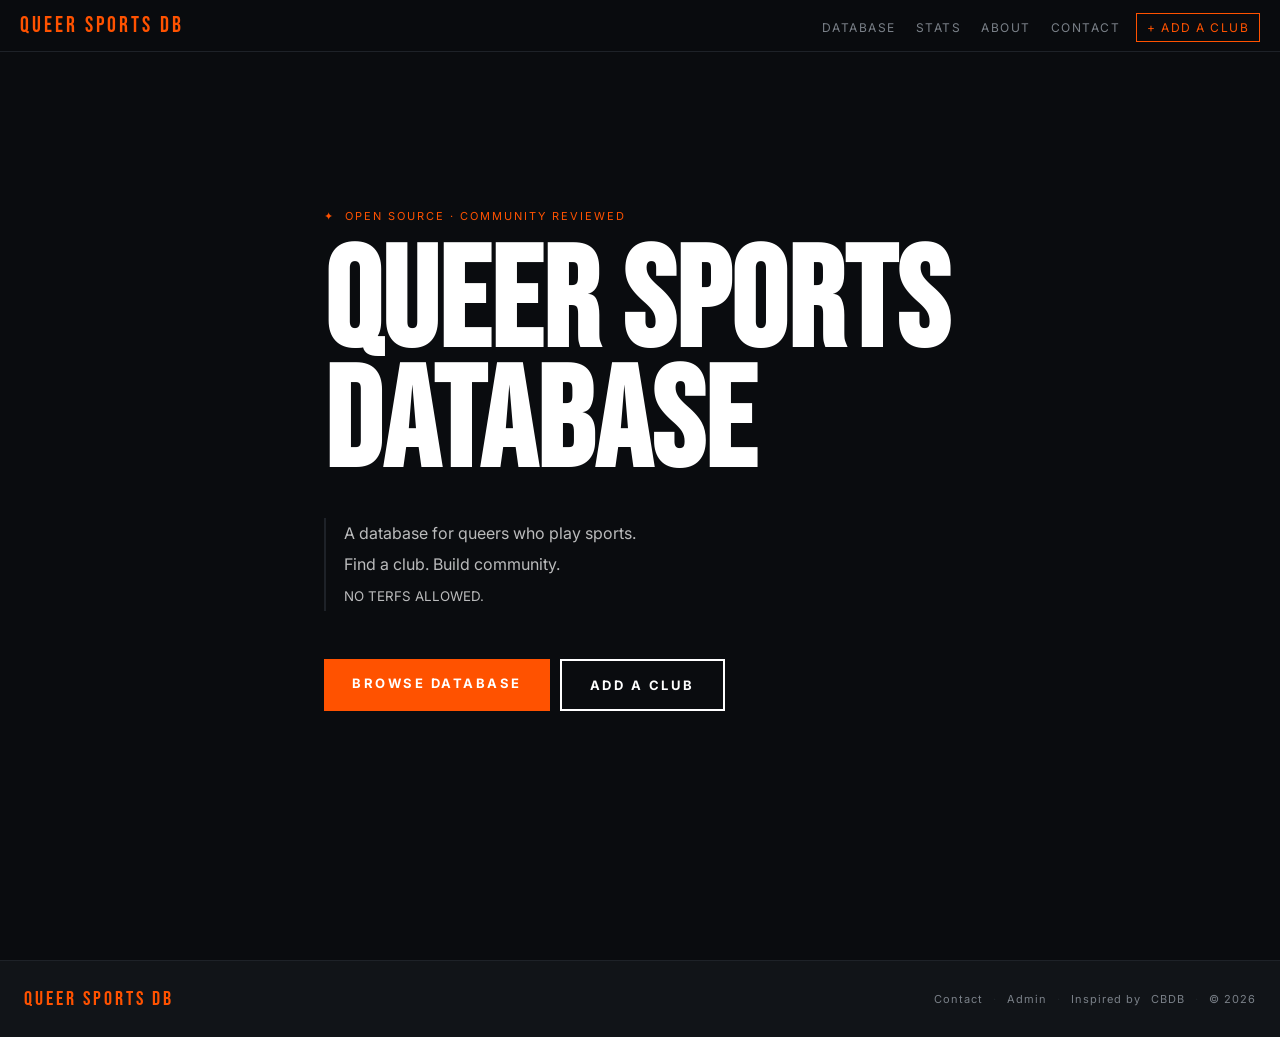
<file: index.html>
<!DOCTYPE html>
<html lang="en">
<head>
    <meta charset="UTF-8">
    <meta name="viewport" content="width=device-width, initial-scale=1.0">
    <meta name="description" content="A community directory of LGBTW+ sports clubs in Portland and other cities. Soccer, flag football, basketball, ice hockey, and more.">
    <title>Queer Sports Clubs & Teams | LGBTQ+ Athletics Directory | Portland</title>
    <link rel="icon" href="data:image/svg+xml,<svg xmlns='http://www.w3.org/2000/svg' viewBox='0 0 100 100'><text y='80' font-size='80'>🥇</text></svg>">
    <link rel="preconnect" href="https://fonts.googleapis.com">
    <link rel="preconnect" href="https://fonts.gstatic.com" crossorigin>
    <link href="https://fonts.googleapis.com/css2?family=Bebas+Neue&family=IBM+Plex+Mono:wght@400;700&display=swap" rel="stylesheet">
    <link rel="stylesheet" href="styles.css">
</head>
<body class="page-index">

<nav class="nav-fixed"></nav>

<div class="hero">
    <div class="hero-tag">
        Open Source · Community Reviewed
    </div>
    <h1>QUEER SPORTS<br>DATABASE</h1>
    <p class="tagline">
        A database for queers who play sports.<br>Find a club. Build community.<br><small>NO TERFS ALLOWED.</small>
    </p>
    <div class="buttons">
        <a href="/sports-database" class="btn btn-primary">Browse Database</a>
        <a href="/contributor.html" class="btn btn-outline">Add a Club</a>
    </div>
</div>

<footer></footer>

<script src="/shared.js"></script>
</body>
</html>
</file>
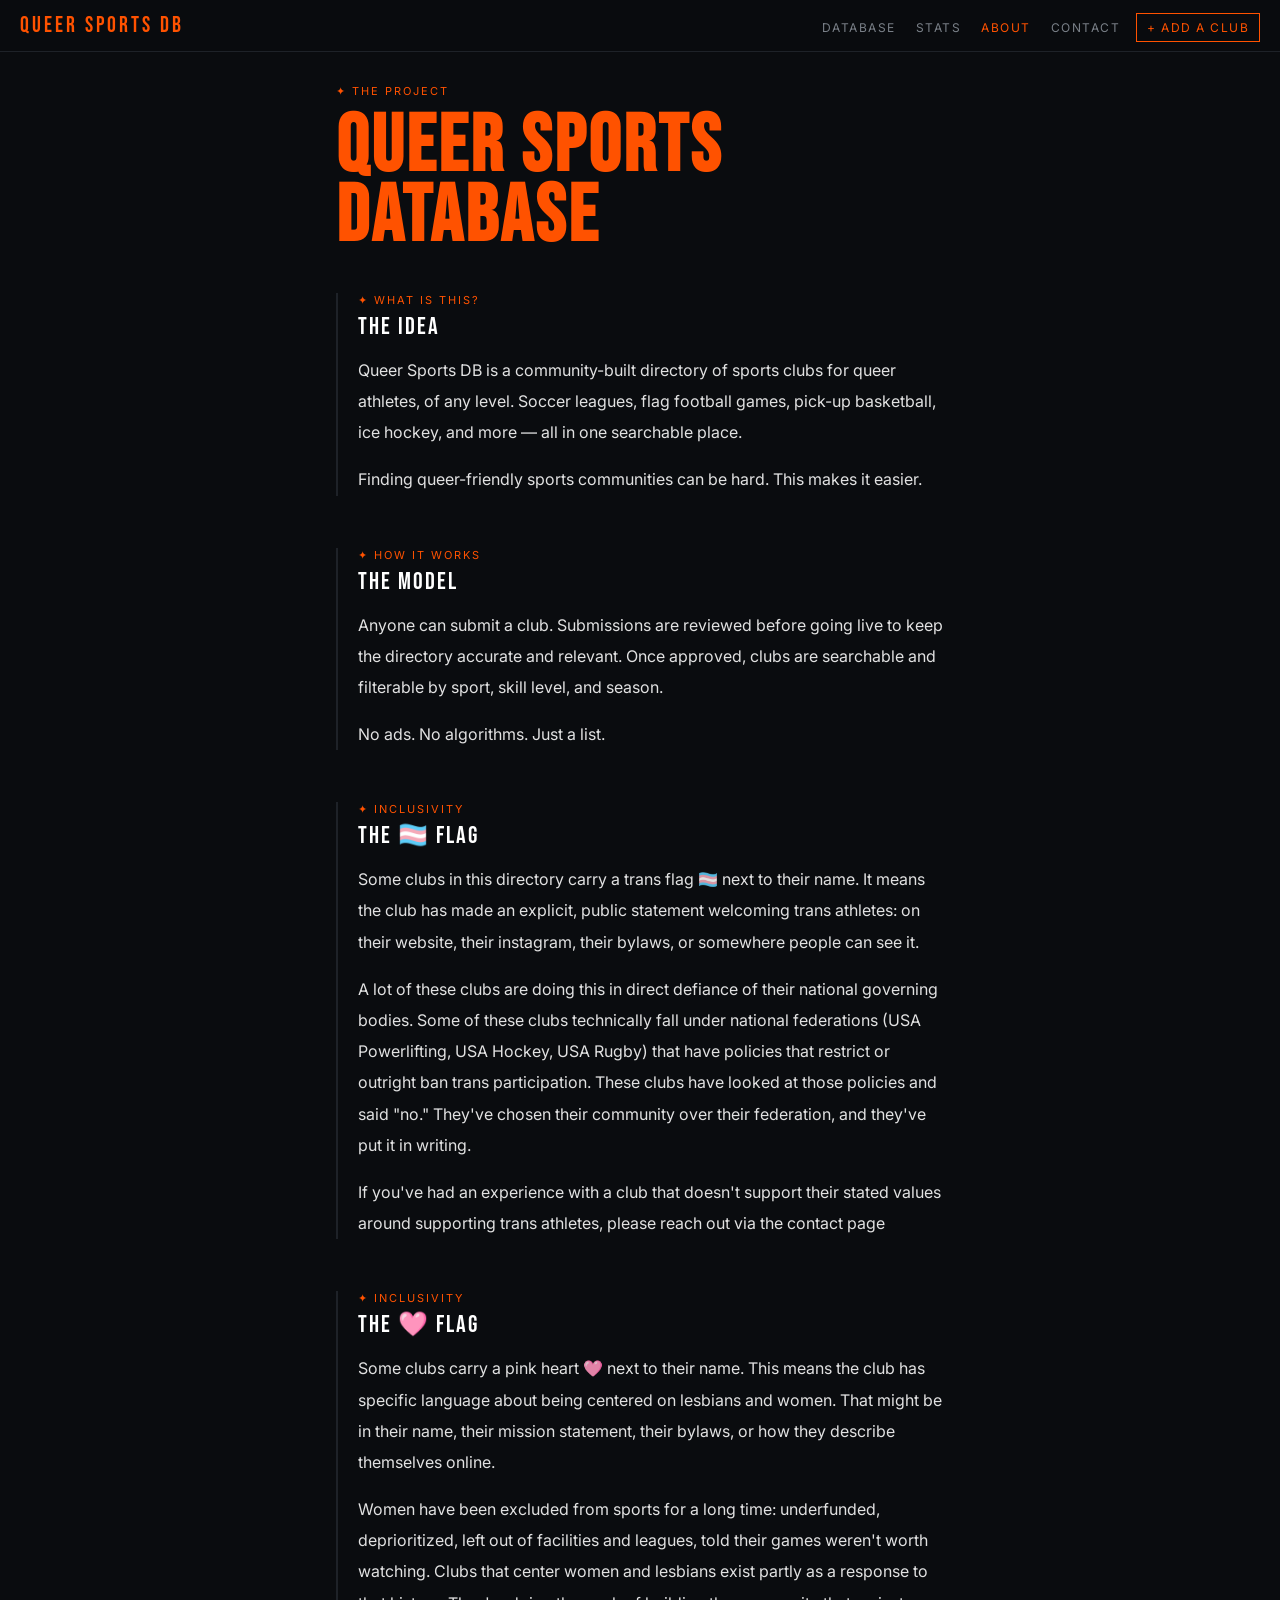
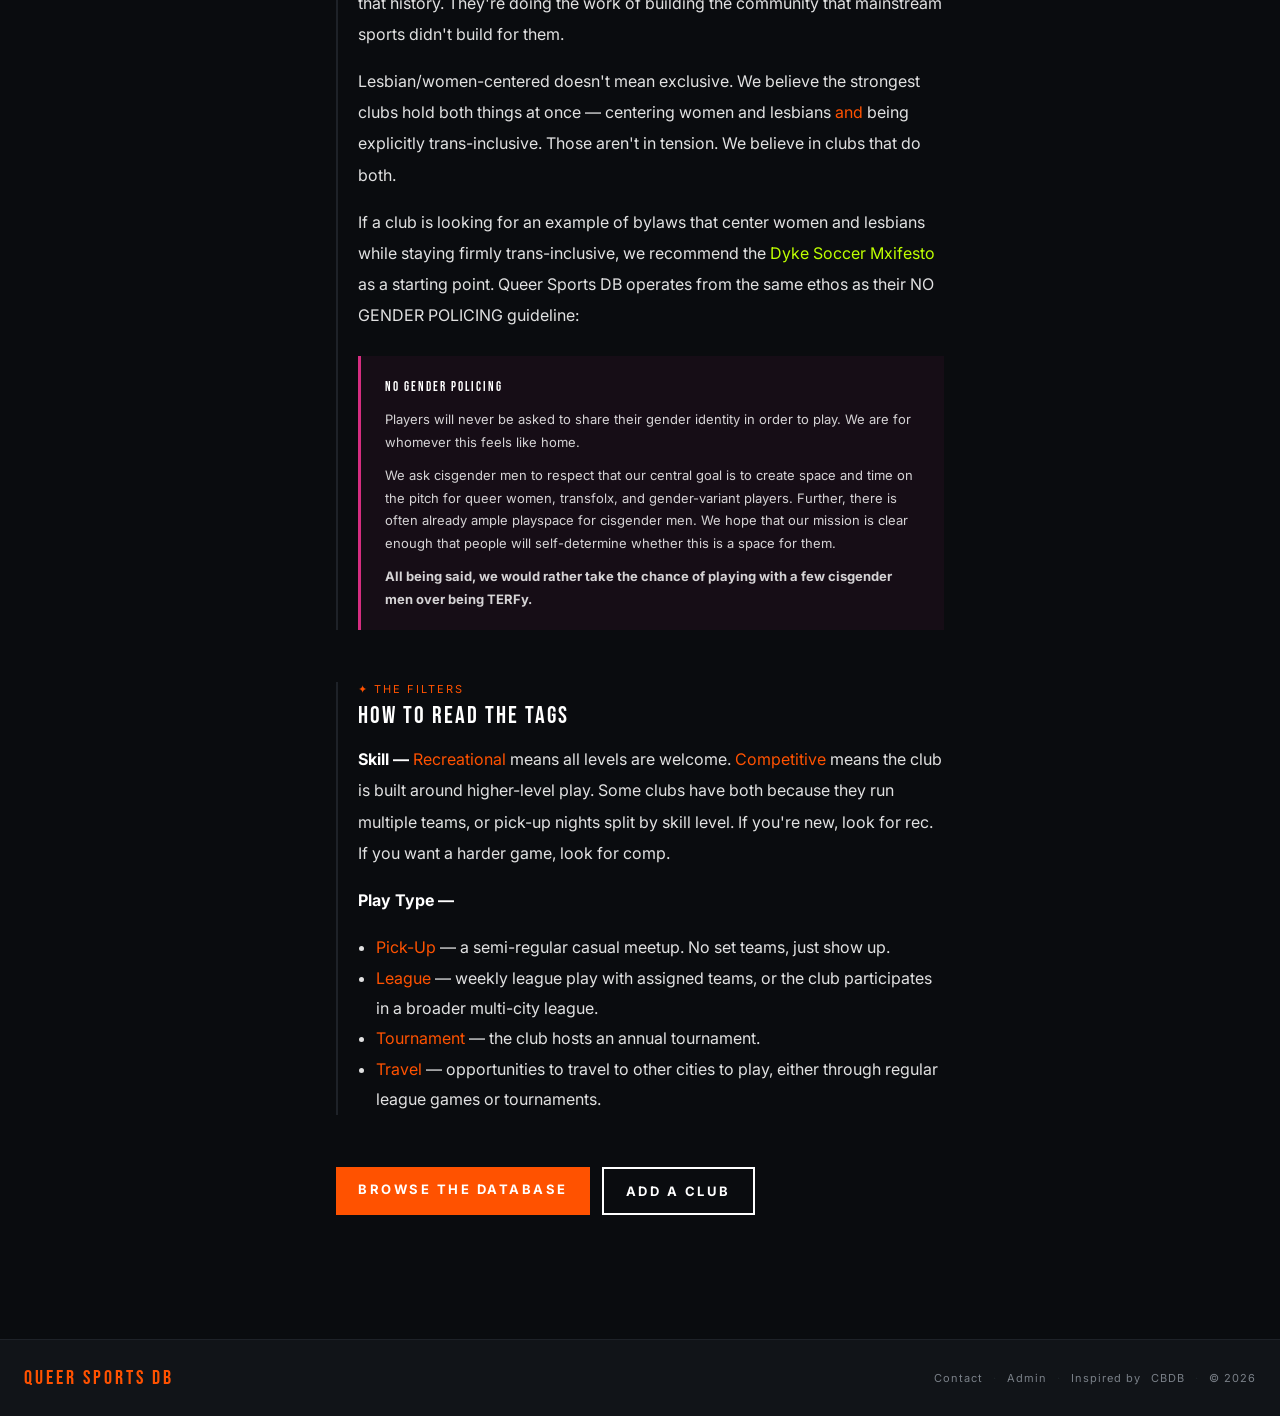
<file: about.html>
<!DOCTYPE html>
<html lang="en">
<head>
<meta charset="UTF-8">
<meta name="viewport" content="width=device-width, initial-scale=1.0">
<meta name="description" content="About Queer Sports DB — a community directory of sports clubs in Portland for queers.">
<title>About — Queer Sports DB</title>
<link rel="icon" href="data:image/svg+xml,<svg xmlns='http://www.w3.org/2000/svg' viewBox='0 0 100 100'><text y='80' font-size='80'>🥇</text></svg>">
<link rel="preconnect" href="https://fonts.googleapis.com">
<link rel="preconnect" href="https://fonts.gstatic.com" crossorigin>
<link href="https://fonts.googleapis.com/css2?family=Bebas+Neue&family=IBM+Plex+Mono:wght@400;700&display=swap" rel="stylesheet">
<link rel="stylesheet" href="styles.css">
</head>
<body>
<nav></nav>

<div class="page">
<div class="eyebrow">The Project</div>
<h1>QUEER SPORTS<br>DATABASE</h1>

<div class="section">
<div class="section-label">What is this?</div>
<div class="section-title">THE IDEA</div>
<div class="body">
<p>
Queer Sports DB is a community-built directory of sports clubs for queer athletes, of any level. Soccer leagues, flag football games, pick-up basketball, ice hockey, and more — all in one searchable place.
</p>
<p>
Finding queer-friendly sports communities can be hard. This makes it easier.
</p>
</div>
</div>

<div class="section">
<div class="section-label">How it works</div>
<div class="section-title">THE MODEL</div>
<div class="body">
<p>
Anyone can submit a club. Submissions are reviewed before going live to keep the directory accurate and relevant. Once approved, clubs are searchable and filterable by sport, skill level, and season.
</p>
<p>
No ads. No algorithms. Just a list.
</p>
</div>
</div>

<div class="section">
<div class="section-label">Inclusivity</div>
<div class="section-title">THE 🏳️‍⚧️ FLAG</div>
<div class="body">
<p>
Some clubs in this directory carry a trans flag 🏳️‍⚧️ next to their name. It means the club has made an explicit, public statement welcoming trans athletes: on their website, their instagram, their bylaws, or somewhere people can see it.
</p>
<p>
A lot of these clubs are doing this in direct defiance of their national governing bodies. Some of these clubs technically fall under national federations (USA Powerlifting, USA Hockey, USA Rugby) that have policies that restrict or outright ban trans participation. These clubs have looked at those policies and said "no." They've chosen their community over their federation, and they've put it in writing.
</p>
<p>
If you've had an experience with a club that doesn't support their stated values around supporting trans athletes, please reach out via the contact page
</p>
</div>
</div>

<div class="section">
<div class="section-label">Inclusivity</div>
<div class="section-title">THE 🩷 FLAG</div>
<div class="body">
<p>
Some clubs carry a pink heart 🩷 next to their name. This means the club has specific language about being centered on lesbians and women. That might be in their name, their mission statement, their bylaws, or how they describe themselves online.
</p>
<p>
Women have been excluded from sports for a long time: underfunded, deprioritized, left out of facilities and leagues, told their games weren't worth watching. Clubs that center women and lesbians exist partly as a response to that history. They're doing the work of building the community that mainstream sports didn't build for them.
</p>
<p>
Lesbian/women-centered doesn't mean exclusive. We believe the strongest clubs hold both things at once — centering women and lesbians <em>and</em> being explicitly trans-inclusive. Those aren't in tension. We believe in clubs that do both.
</p>
<p>
If a club is looking for an example of bylaws that center women and lesbians while staying firmly trans-inclusive, we recommend the <a href="https://www.dykesoccer.org/about" target="_blank" rel="noopener" style="color:var(--green);">Dyke Soccer Mxifesto</a> as a starting point. Queer Sports DB operates from the same ethos as their NO GENDER POLICING guideline:
</p>

<blockquote style="margin: 24px 0; padding: 20px 24px; border-left: 3px solid #D62D80; background: rgba(214,45,128,0.06); font-size: 13px; line-height: 1.75; color: rgba(255,255,255,0.82);">
<div style="font-family: var(--fhead); font-size: 13px; letter-spacing: 2px; color: var(--w); margin-bottom: 10px;">NO GENDER POLICING</div>
<p style="margin: 0 0 10px;">Players will never be asked to share their gender identity in order to play. We are for whomever this feels like home.</p>
<p style="margin: 0 0 10px;">We ask cisgender men to respect that our central goal is to create space and time on the pitch for queer women, transfolx, and gender-variant players. Further, there is often already ample playspace for cisgender men. We hope that our mission is clear enough that people will self-determine whether this is a space for them.</p>
<p style="margin: 0;"><b>All being said, we would rather take the chance of playing with a few cisgender men over being TERFy.</b></p>
</blockquote>
</div>
</div>

<div class="section" id="filter-definitions">
<div class="section-label">The Filters</div>
<div class="section-title">HOW TO READ THE TAGS</div>
<div class="body">
<p>
<strong style="color:var(--w);">Skill —</strong> <em>Recreational</em> means all levels are welcome. <em>Competitive</em> means the club is built around higher-level play. Some clubs have both because they run multiple teams, or pick-up nights split by skill level. If you're new, look for rec. If you want a harder game, look for comp.
</p>
<p>
<strong style="color:var(--w);">Play Type —</strong>
</p>
<ul style="padding-left:18px; line-height:1.9;">
<li><em>Pick-Up</em> — a semi-regular casual meetup. No set teams, just show up.</li>
<li><em>League</em> — weekly league play with assigned teams, or the club participates in a broader multi-city league.</li>
<li><em>Tournament</em> — the club hosts an annual tournament.</li>
<li><em>Travel</em> — opportunities to travel to other cities to play, either through regular league games or tournaments.</li>
</ul>
</div>
</div>

<div class="cta-row">
<a href="/sports-database" class="btn btn-primary">Browse the Database</a>
<a href="/submit" class="btn btn-secondary">Add a Club</a>
</div>
</div>

<footer></footer>
<script src="/shared.js"></script>
</body>
</html>
</file>
<file: styles.css>
/* ================================================
   QUEER SPORTS DB — Shared Stylesheet
   ================================================ */

@import url('https://fonts.googleapis.com/css2?family=Inter:wght@400;700&family=Bebas+Neue&family=IBM+Plex+Mono:wght@400;700&family=VT323&display=swap');

/* --- RESET ---------------------------------------- */
*, *::before, *::after { box-sizing: border-box; margin: 0; padding: 0; }
html { -webkit-text-size-adjust: 100%; }
html.scroll-smooth { scroll-behavior: smooth; }

/* --- DESIGN TOKENS -------------------------------- */
:root {
    --bg:     #0a0c0f;
    --bg2:    #111418;
    --amber:  #FF5200;
    --adim:   #7a8088;
    --afaint: #1e2228;
    --green:  #BEFF00;
    --gold:   #FFD000;
    --w:      #ffffff;
    --wd:     rgba(255,255,255,0.72);
    --wf:     rgba(255,255,255,0.3);
    --fhead:  'Bebas Neue', 'Arial Black', Impact, sans-serif;
    --fbody:  'Inter', 'Helvetica Neue', Arial, sans-serif;
    --fterm:  'IBM Plex Mono', 'Courier New', monospace;
    --fvt:    'VT323', 'Courier New', monospace;
}

/* --- BASE ----------------------------------------- */
body { background: var(--bg); color: var(--w); font-family: var(--fbody); min-height: 100vh; }
a { color: var(--amber); }
code { background: rgba(255,82,0,0.08); color: var(--amber); padding: 1px 5px; font-family: var(--fterm); font-size: 0.88em; }

/* --- NAV ------------------------------------------ */
nav {
    position: sticky; top: 0; z-index: 100; height: 52px;
    background: rgba(10,12,15,0.97);
    -webkit-backdrop-filter: blur(12px); backdrop-filter: blur(12px);
    border-bottom: 1px solid var(--afaint);
    display: flex; align-items: center; justify-content: space-between;
    padding: 0 20px; gap: 12px;
}
nav.nav-fixed { position: fixed; left: 0; right: 0; }
.logo { font-family: var(--fhead); font-size: 22px; letter-spacing: 3px; color: var(--amber); text-decoration: none; flex-shrink: 0; line-height: 1; }
.logo .bolt { color: var(--w); }
.nav-links { display: flex; align-items: center; gap: 0; list-style: none; }
.nav-links a { font-family: var(--fbody); font-size: 12px; letter-spacing: 1.5px; text-transform: uppercase; color: var(--adim); text-decoration: none; padding: 6px 10px; white-space: nowrap; transition: color 0.15s; }
.nav-links a:hover { color: var(--w); }
.nav-links .active { color: var(--amber); }
.nav-links .pill { border: 1px solid var(--amber); color: var(--amber) !important; margin-left: 6px; }
.nav-links .pill:hover { background: rgba(255,82,0,0.08); }
.hamburger { display: none; background: none; border: none; color: var(--w); cursor: pointer; font-size: 20px; padding: 6px 4px; }
@media (max-width: 580px) {
    nav { height: auto; flex-wrap: wrap; }
    .hamburger { display: block; }
    .nav-links { display: none; width: 100%; flex-direction: column; gap: 0; padding: 8px 0; }
    .nav-links.active { display: flex; }
    .nav-links li { width: 100%; }
    .nav-links a { display: block; padding: 10px 20px; white-space: normal; }
    .nav-links .pill { margin-left: 0; margin-top: 8px; }
}

/* --- FOOTER --------------------------------------- */
footer {
    border-top: 1px solid var(--afaint); background: var(--bg2);
    padding: 28px 24px; display: flex; flex-wrap: wrap;
    justify-content: space-between; align-items: center;
    gap: 16px; margin-top: 60px;
}
.footer-logo { font-family: var(--fhead); font-size: 20px; letter-spacing: 3px; color: var(--amber); line-height: 1; }
.footer-right { display: flex; align-items: center; gap: 10px; font-size: 11px; letter-spacing: 1px; color: var(--adim); flex-wrap: wrap; }
.footer-right a { color: var(--adim); text-decoration: none; transition: color 0.15s; }
.footer-right a:hover { color: var(--w); }
.footer-sep { color: var(--afaint); }
@media (max-width: 500px) { footer { flex-direction: column; align-items: flex-start; } }

/* --- BUTTONS -------------------------------------- */
.btn {
    font-family: var(--fbody); font-size: 13px; font-weight: 700;
    letter-spacing: 2.5px; text-transform: uppercase;
    text-decoration: none; padding: 14px 22px; text-align: center;
    display: inline-block;
    transition: filter 0.15s, transform 0.15s; white-space: nowrap;
}
body.page-index .btn { padding: 16px 28px; }
.btn:hover  { filter: brightness(1.1); transform: translateY(-1px); }
.btn:active { transform: translateY(0); }
.btn-primary   { background: var(--amber); color: var(--w); }
.btn-outline,
.btn-secondary { background: transparent; color: var(--w); border: 2px solid var(--w); }
.btn-outline:hover,
.btn-secondary:hover { background: rgba(255,255,255,0.07); }

/* --- ANIMATIONS ----------------------------------- */
@keyframes pulse {
    0%,100% { box-shadow: 0 0 0 0 rgba(255,82,0,0.5); }
    50%      { box-shadow: 0 0 0 8px rgba(255,82,0,0); }
}
@keyframes blink  { 0%,100%{opacity:1} 50%{opacity:.3} }
@keyframes fadein { to { opacity: 1; } }
@keyframes spin   { to { transform: rotate(360deg); } }

/* --- COMMON UTILITIES ----------------------------- */
.eyebrow { font-size: 11px; letter-spacing: 2px; color: var(--amber); text-transform: uppercase; margin-bottom: 14px; }
.eyebrow::before { content: "✦ "; }
.dot, .status-dot {
    width: 7px; height: 7px; border-radius: 50%;
    background: var(--amber); flex-shrink: 0;
    animation: pulse 2s ease-in-out infinite;
}
.live-dot { width: 6px; height: 6px; border-radius: 50%; background: var(--amber); animation: pulse 2s ease-in-out infinite; }

/* --- PAGE CONTAINER ------------------------------- */
.page { max-width: 640px; margin: 0 auto; padding: 32px 16px 64px; }
body.page-stats .page     { max-width: 900px; }
body.page-contributor .page { display: flex; flex-direction: column; gap: 0; }

/* ================================================
   INDEX PAGE
   ================================================ */
body.page-index { overflow-x: hidden; }
.hero {
    min-height: 100vh;
    display: flex; flex-direction: column; justify-content: center;
    padding: 80px 24px 60px;
    max-width: 680px; margin: 0 auto; width: 100%;
}
.hero-tag {
    display: flex; align-items: center; gap: 10px;
    font-size: 11px; letter-spacing: 2px; color: var(--amber);
    text-transform: uppercase; margin-bottom: 22px;
}
.hero-tag::before { content: "✦ "; }
body.page-index h1 {
    font-family: var(--fhead);
    font-size: clamp(60px, 16vw, 140px);
    line-height: 0.86; letter-spacing: 1px; color: var(--w);
    margin-bottom: 32px;
}
.tagline {
    font-size: 16px; line-height: 1.95; color: var(--wd);
    border-left: 2px solid var(--afaint); padding-left: 18px;
    margin-bottom: 48px; max-width: 500px;
}
.buttons { display: flex; gap: 10px; flex-wrap: wrap; }
@media (max-width: 400px) { .buttons { flex-direction: column; } .btn { width: 100%; } }

/* ================================================
   ABOUT PAGE
   ================================================ */
h1 {
    font-family: var(--fhead);
    font-size: clamp(44px, 11vw, 80px);
    color: var(--amber); letter-spacing: 3px; line-height: 0.88;
    margin-bottom: 40px;
}
body.page-format h1 { margin-bottom: 28px; }
.section { margin-bottom: 52px; border-left: 2px solid var(--afaint); padding-left: 20px; }
body.page-format .section { border-left: none; padding-left: 0; margin-bottom: 56px; }
.section-label { font-size: 11px; letter-spacing: 2px; color: var(--amber); text-transform: uppercase; margin-bottom: 8px; }
.section-label::before { content: "✦ "; }
.section-title { font-family: var(--fhead); font-size: 24px; letter-spacing: 2px; color: var(--w); margin-bottom: 16px; line-height: 1; }
body.page-format .section-title { font-size: 28px; margin-bottom: 12px; }
body.page-stats  .section-title { font-size: 22px; letter-spacing: 3px; margin-top: 48px; }
.body { font-size: 16px; line-height: 1.95; color: rgba(255,255,255,0.88); }
.body p { margin-bottom: 16px; }
.body p:last-child { margin-bottom: 0; }
.body em { color: var(--amber); font-style: normal; }
.body strong { color: var(--w); font-weight: 700; }
.body a { color: var(--amber); text-decoration: none; }
.body a:hover { text-decoration: underline; }
.principles { display: flex; flex-direction: column; gap: 2px; margin-top: 4px; }
.principle {
    background: var(--bg2); border: 1px solid var(--afaint);
    padding: 14px 18px;
    display: grid; grid-template-columns: 28px 1fr;
    gap: 12px; align-items: start;
}
.principle-num { font-family: var(--fhead); font-size: 18px; color: var(--amber); line-height: 1.2; }
.principle-body { font-size: 15px; line-height: 1.8; color: rgba(255,255,255,0.88); }
.principle-body strong { color: var(--w); }
.compare { display: flex; flex-direction: column; gap: 2px; margin-top: 4px; }
.compare-row {
    background: var(--bg2); border: 1px solid var(--afaint);
    display: grid; grid-template-columns: 1fr 1fr;
}
.compare-cell { padding: 12px 16px; font-size: 14px; line-height: 1.7; }
.compare-cell:first-child { border-right: 1px solid var(--afaint); color: #E87868; }
.compare-cell:last-child { color: rgba(255,255,255,0.92); }
.compare-head { display: grid; grid-template-columns: 1fr 1fr; margin-bottom: 2px; }
.compare-head-cell { font-size: 10px; letter-spacing: 2px; text-transform: uppercase; padding: 6px 16px; color: #C86050; }
.compare-head-cell:last-child { color: var(--green); }
.cta-row { display: flex; gap: 12px; flex-wrap: wrap; margin-top: 32px; }

/* ================================================
   FORMAT PAGE
   ================================================ */
.intro { font-size: 16px; line-height: 1.9; color: rgba(255,255,255,0.88); border-left: 2px solid var(--afaint); padding-left: 16px; margin-bottom: 56px; max-width: 480px; }
.intro em { color: var(--amber); font-style: normal; }
.section-desc { font-size: 15px; line-height: 1.8; color: rgba(255,255,255,0.72); margin-bottom: 20px; border-left: 2px solid var(--afaint); padding-left: 12px; }
.section-desc em { color: var(--amber); font-style: normal; }
.rating-rows { display: flex; flex-direction: column; gap: 2px; }
.rating-row {
    background: var(--bg2); border: 1px solid var(--afaint);
    display: grid; grid-template-columns: 100px 1fr;
    align-items: stretch;
}
.rr-left {
    display: flex; flex-direction: column; justify-content: center; align-items: center;
    padding: 20px 16px; border-right: 1px solid var(--afaint); gap: 6px;
}
.rr-stars { font-size: 16px; line-height: 1; letter-spacing: 2px; }
.rr-name { font-family: var(--fhead); font-size: 15px; letter-spacing: 2px; text-align: center; line-height: 1.1; }
.rr-right { padding: 18px 20px; display: flex; align-items: center; }
.rr-desc { font-size: 15px; line-height: 1.75; color: rgba(255,255,255,0.88); }
.r5 .rr-name { color: #39FF14; }
.r4 .rr-name { color: #C8FF00; }
.r3 .rr-name { color: #FFD000; }
.r2 .rr-name { color: #FF7A00; }
.r1 .rr-name { color: #FF3B5C; }
.r0 .rr-name { color: #888; }
.r0 .rr-stars { color: #666; }
.copy-block { background: var(--bg2); border: 1px solid var(--afaint); margin-top: 12px; }
.block-bar {
    background: #0d1015; border-bottom: 1px solid var(--afaint);
    padding: 9px 16px; display: flex; align-items: center;
    justify-content: space-between; gap: 12px;
}
.block-bar-left { font-family: var(--fterm); font-size: 12px; letter-spacing: 1px; color: rgba(255,255,255,0.7); }
.copy-btn {
    font-family: var(--fbody); font-size: 11px; letter-spacing: 2px; text-transform: uppercase;
    background: rgba(255,82,0,0.1); border: 1px solid rgba(255,82,0,0.3);
    color: var(--amber); padding: 5px 14px; cursor: pointer;
    transition: background 0.15s; white-space: nowrap;
}
.copy-btn:hover { background: rgba(255,82,0,0.2); }
.copy-body { padding: 24px; font-family: var(--fterm); font-size: 16px; line-height: 2.1; color: rgba(255,255,255,0.82); }
.copy-body .tag { color: var(--amber); font-weight: 700; }
.format-table { width: 100%; border-collapse: collapse; }
.format-table tr { border-bottom: 1px solid var(--afaint); }
.format-table tr:last-child { border-bottom: none; }
.format-table td { padding: 13px 16px; background: var(--bg2); font-size: 15px; vertical-align: middle; }
.format-table td:first-child { width: 36px; text-align: center; font-size: 12px; color: rgba(255,255,255,0.58); border-right: 1px solid var(--afaint); padding: 13px 8px; }
.format-table td:nth-child(2) { width: 40%; color: var(--w); font-weight: 700; border-right: 1px solid var(--afaint); }
.format-table td:nth-child(3) { color: rgba(255,255,255,0.72); font-size: 14px; }
.row-blank td { padding: 7px 16px; background: rgba(255,255,255,0.04); border-bottom: 1px dashed rgba(255,255,255,0.1); }
.row-blank td:first-child { border-right: 1px solid var(--afaint); color: rgba(255,255,255,0.5); font-size: 14px; }
.row-blank td:nth-child(2) { color: rgba(255,255,255,0.6); font-size: 13px; letter-spacing: 2px; font-style: italic; font-weight: 400; }
.row-blank td:nth-child(3) { color: rgba(255,255,255,0.45); font-size: 13px; font-style: italic; }
@media (max-width: 500px) {
    .format-table td:nth-child(3) { display: none; }
    .format-table td:nth-child(2) { border-right: none; }
}
.footer-note { margin-top: 56px; border-left: 2px solid var(--afaint); padding-left: 16px; font-size: 16px; line-height: 1.9; color: rgba(255,255,255,0.88); }
.footer-note a { color: var(--amber); text-decoration: none; }
.footer-note a:hover { text-decoration: underline; }

/* ================================================
   STATS PAGE
   ================================================ */
.section-eyebrow { font-size: 11px; letter-spacing: 2px; color: var(--amber); text-transform: uppercase; margin-bottom: 6px; margin-top: 48px; }
.section-eyebrow::before { content: "✦ "; }
.numbers {
    display: grid;
    grid-template-columns: repeat(4, 1fr);
    gap: 2px; margin-bottom: 48px;
}
@media (max-width: 640px) { .numbers { grid-template-columns: repeat(2, 1fr); } }
.num-card {
    background: var(--bg2); border: 1px solid var(--afaint);
    padding: 24px 20px; display: flex; flex-direction: column; gap: 6px;
}
.num-label { font-size: 10px; letter-spacing: 2px; text-transform: uppercase; color: var(--w); }
.num-value {
    font-family: var(--fhead); font-size: clamp(36px, 7vw, 60px);
    line-height: 1; letter-spacing: 2px; color: var(--w);
}
.num-value.loading { color: var(--afaint); animation: blink 1s ease-in-out infinite; }
.rating-bars { display: flex; flex-direction: column; gap: 8px; margin-bottom: 48px; }
.rbar { display: grid; grid-template-columns: 140px 1fr 40px; align-items: center; gap: 14px; }
.rbar-label { font-size: 14px; letter-spacing: 1px; color: rgba(255,255,255,0.88); white-space: nowrap; }
.rbar-track { height: 6px; background: var(--afaint); position: relative; }
.rbar-fill { height: 100%; width: 0%; transition: width 1s ease; }
.r5-fill { background: #39FF14; }
.r4-fill { background: #C8FF00; }
.r3-fill { background: #FFD000; }
.r2-fill { background: #FF7A00; }
.r1-fill { background: #FF3B5C; }
.r0-fill { background: #555; }
.rbar-count { font-size: 13px; color: rgba(255,255,255,0.58); text-align: right; }
.city-grid {
    display: grid;
    grid-template-columns: repeat(auto-fill, minmax(200px, 1fr));
    gap: 2px; margin-bottom: 48px;
}
.city-row {
    background: var(--bg2); border: 1px solid var(--afaint);
    padding: 12px 16px; display: flex; justify-content: space-between; align-items: center;
}
.city-name { font-size: 15px; color: var(--w); }
.city-count { font-family: var(--fhead); font-size: 18px; letter-spacing: 1px; color: var(--amber); }
.contrib-grid {
    display: grid;
    grid-template-columns: repeat(auto-fill, minmax(220px, 1fr));
    gap: 2px; margin-bottom: 48px;
}
.contrib-row {
    background: var(--bg2); border: 1px solid var(--afaint);
    padding: 12px 16px; display: flex; justify-content: space-between; align-items: center;
}
.contrib-handle { font-family: var(--fterm); font-size: 13px; color: var(--amber); }
.contrib-count  { font-size: 13px; color: rgba(255,255,255,0.58); }
.loading-state  { padding: 40px 0; color: var(--adim); font-size: 13px; letter-spacing: 2px; }

/* ================================================
   APPLICATION PAGE
   ================================================ */
body.page-application {
    display: flex; flex-direction: column;
    justify-content: center; align-items: flex-start;
    padding: 40px 24px;
}
body.page-application h1 {
    color: var(--w); letter-spacing: 2px; margin-bottom: 32px;
}
.wrap {
    max-width: 560px; width: 100%; margin: 0 auto;
    opacity: 0; animation: fadein 0.5s 0.1s forwards;
}
.status {
    display: flex; align-items: center; gap: 10px;
    font-size: 11px; letter-spacing: 2px; color: var(--amber);
    text-transform: uppercase; margin-bottom: 24px;
}
.body-text {
    font-size: 16px; line-height: 1.95; color: var(--wd);
    border-left: 2px solid var(--afaint); padding-left: 18px;
    margin-bottom: 48px; max-width: 420px;
}
.body-text em { color: var(--amber); font-style: normal; }
.actions { display: flex; gap: 12px; flex-wrap: wrap; }
.footnote {
    margin-top: 60px; font-size: 12px; letter-spacing: 1px;
    color: var(--adim); line-height: 1.8;
    border-top: 1px solid var(--afaint); padding-top: 20px;
}
.footnote a { color: var(--adim); text-decoration: none; }
.footnote a:hover { color: var(--w); }

/* ================================================
   DATABASE PAGE
   ================================================ */
.page-head {
    padding: 32px 20px 24px; max-width: 1100px; margin: 0 auto;
    border-bottom: 1px solid var(--afaint);
    display: flex; align-items: flex-end; justify-content: space-between; gap: 16px; flex-wrap: wrap;
}
.page-title { font-family: var(--fhead); font-size: clamp(36px, 8vw, 60px); color: var(--amber); letter-spacing: 3px; line-height: 1; }
.live-badge {
    display: flex; align-items: center; gap: 6px;
    font-size: 9px; letter-spacing: 2px; text-transform: uppercase; color: var(--amber);
    padding-bottom: 4px;
}
.filter-bar {
    padding: 12px 20px; max-width: 1100px; margin: 0 auto;
    display: flex; gap: 6px; flex-wrap: wrap; align-items: center;
    border-bottom: 1px solid var(--afaint);
}
.filter-label { font-size: 11px; letter-spacing: 2px; text-transform: uppercase; color: rgba(255,255,255,0.75); margin-right: 2px; white-space: nowrap; }
.fbtn {
    font-family: var(--fbody); font-size: 11px; letter-spacing: 1.5px; text-transform: uppercase;
    background: transparent; border: 1px solid var(--afaint); color: rgba(255,255,255,0.55);
    padding: 5px 11px; cursor: pointer; transition: all 0.15s; white-space: nowrap;
}
.fbtn:hover { border-color: rgba(255,255,255,0.3); color: var(--w); }
.fbtn.on { font-weight: 700; }
.fall.on { background: var(--amber); border-color: var(--amber); color: var(--w); }
.f5.on { background: #39FF14; border-color: #39FF14; color: var(--bg); }
.f4.on { background: #C8FF00; border-color: #C8FF00; color: var(--bg); }
.f3.on { background: #FFD000; border-color: #FFD000; color: var(--bg); }
.f2.on { background: #FF7A00; border-color: #FF7A00; color: var(--bg); }
.f1.on { background: #FF3B5C; border-color: #FF3B5C; color: var(--w); }
.f0.on { background: #444; border-color: #555; color: #ccc; }
.filter-sep { width: 1px; height: 20px; background: var(--afaint); flex-shrink: 0; }
.fcity.on { background: rgba(255,255,255,0.12); border-color: rgba(255,255,255,0.35); color: var(--w); }
/* Skill level filter colors */
.fbtn[data-filter="skill"][data-val="comp"].on { bbackground: #FF5200; border-color: #FF5200; color: var(--bg); }
.fbtn[data-filter="skill"][data-val="rec"].on { background: #BEFF00; border-color: #BEFF00; color: var(--bg); }
/* Play type filter colors */
.fbtn[data-filter="play"][data-val="pickup"].on { background: #FFD000; border-color: #FFD000;  color: var(--w); }
.fbtn[data-filter="play"][data-val="league"].on { background: #c084fc; border-color: #c084fc; color: var(--w); }
.fbtn[data-filter="play"][data-val="tournament"].on { background: #FF3B5C; border-color: #FF3B5C; color: var(--bg); }
.fbtn[data-filter="play"][data-val="travel"].on { background: #39FF14; border-color: #39FF14; color: var(--bg); }
.grid-wrap { padding: 20px; max-width: 1100px; margin: 0 auto; }
.result-count { font-size: 11px; letter-spacing: 2px; text-transform: uppercase; color: rgba(255,255,255,0.6); margin-bottom: 16px; }
.grid { display: grid; grid-template-columns: repeat(3, 1fr); gap: 12px; }
@media (max-width: 840px) { .grid { grid-template-columns: repeat(2,1fr); } }
@media (max-width: 480px) { .grid { grid-template-columns: 1fr; } }
.card {
    background: var(--bg2); border: 1px solid var(--afaint);
    display: flex; flex-direction: column; overflow: hidden;
    transition: transform 0.18s, border-color 0.18s;
}
.card:hover { transform: translateY(-2px); border-color: #444; }
.card-img {
    height: 240px; background: #0d1015;
    display: flex; align-items: center; justify-content: center;
    font-size: 48px; position: relative; overflow: hidden; flex-shrink: 0;
}
.card-img img { position: absolute; inset: 0; width: 100%; height: 100%; object-fit: cover; }
.stamp {
    position: absolute; top: 0; left: 0;
    font-family: var(--fhead); font-size: 12px; letter-spacing: 2px;
    padding: 5px 12px; z-index: 1; line-height: 1.3; text-transform: uppercase;
}
.stamp.r5, .s5 { background: #39FF14; color: #060606; }
.stamp.r4, .s4 { background: #C8FF00; color: #060606; }
.stamp.r3, .s3 { background: #FFD000; color: #060606; }
.stamp.r2, .s2 { background: #FF7A00; color: #060606; }
.stamp.r1, .s1 { background: #FF3B5C; color: #fff; }
.stamp.r0, .s0 { background: #1a1a1a; color: #666; border-bottom: 1px solid #2a2a2a; border-right: 1px solid #2a2a2a; }
.card-body { padding: 14px 16px 16px; display: flex; flex-direction: column; flex: 1; }
.card-name { font-family: var(--fhead); font-size: 20px; letter-spacing: 2px; line-height: 1; margin-bottom: 3px; color: var(--w); }
.card-loc { font-size: 11px; letter-spacing: 2px; text-transform: uppercase; color: rgba(255,255,255,0.55); margin-bottom: 12px; }
.card-sep { border: none; border-top: 1px solid var(--afaint); margin-bottom: 12px; }
.card-text { font-size: 15px; line-height: 1.75; color: rgba(255,255,255,0.88); flex: 1; margin-bottom: 14px; }
.card-foot {
    display: flex; justify-content: space-between; align-items: center;
    font-size: 11px; letter-spacing: 1px;
    padding-top: 10px; border-top: 1px solid var(--afaint); gap: 6px;
}
.card-handle { font-family: var(--fterm); color: var(--amber); overflow: hidden; text-overflow: ellipsis; white-space: nowrap; min-width: 0; text-decoration: none; }
.card-handle:hover { text-decoration: underline; }
.card-price { border: 1px solid var(--afaint); color: rgba(255,255,255,0.5); padding: 2px 6px; font-size: 10px; letter-spacing: 2px; flex-shrink: 0; }
.card-date { color: rgba(255,255,255,0.5); flex-shrink: 0; }
.state {
    grid-column: 1 / -1; padding: 60px 20px;
    text-align: center; font-size: 12px; letter-spacing: 2px;
}
.state-icon { font-size: 40px; margin-bottom: 16px; line-height: 1; }
.state-title { font-family: var(--fhead); font-size: 20px; letter-spacing: 3px; color: var(--amber); margin-bottom: 8px; }
.state-body { font-size: 14px; line-height: 1.8; color: rgba(255,255,255,0.58); }
.state-body a { color: var(--amber); text-decoration: none; }
.state-body a:hover { text-decoration: underline; }
.spinner {
    grid-column: 1 / -1;
    display: flex; flex-direction: column; align-items: center; gap: 16px;
    padding: 60px 20px; font-size: 13px; letter-spacing: 2px; color: rgba(255,255,255,0.4);
}
.spinner-ring {
    width: 32px; height: 32px;
    border: 2px solid var(--afaint); border-top-color: var(--amber);
    border-radius: 50%; animation: spin 0.8s linear infinite;
}

/* --- CLUB LIST VIEW ------------------------------- */
.club-list { display: flex; flex-direction: column; gap: 2px; }
.club-row {
    display: flex; align-items: center; gap: 14px;
    background: var(--bg2); border: 1px solid var(--afaint);
    padding: 14px 16px; text-decoration: none; color: var(--w);
    transition: border-color 0.15s, background 0.15s;
}
.club-row:hover { border-color: #444; background: #141820; }
.club-row-emoji { font-size: 28px; flex-shrink: 0; width: 40px; text-align: center; line-height: 1; }
.club-row-body { flex: 1; min-width: 0; }
.club-row-name { font-family: var(--fhead); font-size: 18px; letter-spacing: 1.5px; line-height: 1; margin-bottom: 6px; color: var(--w); }
.club-row-tags { display: flex; flex-wrap: wrap; gap: 5px; }
.row-tag {
    font-size: 11px; letter-spacing: 1.5px; text-transform: uppercase;
    border: 1px solid var(--afaint); color: rgba(255,255,255,0.45);
    padding: 2px 7px;
}
.row-tag-sport      { background: #00D9FF; color: #060606; border-color: #00D9FF; }
.row-tag-city       { color: rgba(255,255,255,0.55); border-color: rgba(255,255,255,0.18); }
.row-tag-comp       { background: #FF5200; color: #fff;    border-color: #FF5200; }
.row-tag-rec        { background: #BEFF00; color: #060606; border-color: #BEFF00; }
.row-tag-pickup     { background: #FFD000; color: #060606; border-color: #FFD000; }
.row-tag-league     { background: #c084fc; color: #060606; border-color: #c084fc; }
.row-tag-tournament { background: #FF3B5C; color: #fff;    border-color: #FF3B5C; }
.row-tag-travel     { background: #39FF14; color: #060606; border-color: #39FF14; }
.club-row-arrow { font-size: 16px; color: var(--adim); flex-shrink: 0; transition: color 0.15s, transform 0.15s; }
.club-row:hover .club-row-arrow { color: var(--amber); transform: translateX(3px); }
@media (max-width: 500px) {
    .club-row-emoji { font-size: 22px; width: 30px; }
    .club-row-name  { font-size: 15px; }
}

/* ================================================
   CONTRIBUTOR PAGE
   ================================================ */
.page-intro {
    font-size: 16px; line-height: 1.95; color: var(--wd);
    border-left: 2px solid var(--afaint); padding-left: 16px;
    margin-bottom: 48px; max-width: 500px;
}
.page-intro em { color: var(--amber); font-style: normal; }
.steps { display: flex; flex-direction: column; gap: 2px; margin-bottom: 48px; }
.step {
    background: var(--bg2); border: 1px solid var(--afaint);
    padding: 18px 20px; display: flex; gap: 18px; align-items: flex-start;
}
.step-n {
    font-family: var(--fhead); font-size: 26px; color: var(--adim);
    line-height: 1; flex-shrink: 0; width: 26px; transition: color 0.15s;
}
.step:hover .step-n { color: var(--amber); }
.step-title { font-size: 13px; font-weight: 700; letter-spacing: 2px; color: var(--amber); text-transform: uppercase; margin-bottom: 5px; }
.step-body  { font-size: 15px; line-height: 1.8; color: var(--wd); }
.step-body a { color: var(--amber); text-decoration: none; }
.step-body a:hover { text-decoration: underline; }
.cta-block {
    background: var(--bg2); border: 1px solid var(--afaint);
    padding: 36px 32px; display: flex; flex-direction: column;
    align-items: flex-start; gap: 20px; margin-bottom: 32px;
}
.cta-heading { font-family: var(--fvt); font-size: clamp(22px, 5vw, 28px); line-height: 1.5; color: var(--wd); }
.cta-heading strong { color: var(--amber); font-weight: normal; }
.apply-btn {
    display: inline-block; font-family: var(--fbody);
    font-size: 15px; font-weight: 700; letter-spacing: 3px; text-transform: uppercase;
    background: var(--amber); color: var(--w);
    text-decoration: none; padding: 16px 32px;
    transition: background 0.15s; width: 100%; text-align: center;
}
.apply-btn:hover { background: #ff7a00; }
.cta-note { font-size: 12px; letter-spacing: 1px; color: var(--adim); line-height: 1.8; }
.disclaimer {
    font-size: 14px; line-height: 1.85; color: var(--adim);
    border-left: 2px solid var(--afaint); padding-left: 16px;
}
.disclaimer em { color: var(--wf); font-style: normal; }

/* ================================================
   BURGER DATABASE (Vintage Mac OS)
   ================================================ */
@font-face {
    font-family: 'ChicagoFLF';
    src: url('https://cdnjs.cloudflare.com/ajax/libs/Chicago-Font/1.0.0/ChicagoFLF.ttf') format('truetype');
}

body.page-burger {
    font-family: 'ChicagoFLF', 'Chicago', monospace;
    background: #BDBDBD;
    min-height: 100vh;
    padding: 20px;
    color: #000;
}

body.page-burger::before {
    content: " ";
    display: block;
    position: fixed;
    top: 0; left: 0; bottom: 0; right: 0;
    background: linear-gradient(rgba(18, 16, 16, 0) 50%, rgba(0, 0, 0, 0.25) 50%),
                linear-gradient(90deg, rgba(255, 0, 0, 0.06), rgba(0, 255, 0, 0.02), rgba(0, 0, 255, 0.06));
    z-index: -1;
    background-size: 100% 2px, 3px 100%;
    pointer-events: none;
    opacity: 0.15;
}

.container { max-width: 1000px; margin: 0 auto; }

.menu-bar {
    background: #FFF; border-bottom: 2px solid #000;
    padding: 5px 10px; margin-bottom: 20px;
    display: flex; justify-content: space-between; align-items: center;
    box-shadow: 2px 2px 0 rgba(0,0,0,0.2);
}

.menu-left { display: flex; align-items: center; gap: 15px; font-size: 12px; }
.logo-text  { font-size: 16px; font-weight: bold; }
.menu-right { font-size: 10px; color: #666; }

.desktop { display: none; }
.desktop.active { display: block; }
.desktop-title {
    text-align: center; font-size: 16px; margin-bottom: 25px;
    text-shadow: 1px 1px 0 rgba(255,255,255,0.5); color: #333;
}

.folder-grid {
    display: grid;
    grid-template-columns: repeat(auto-fill, minmax(110px, 1fr));
    gap: 20px; padding: 20px; max-width: 700px; margin: 0 auto;
}

.folder-icon {
    display: flex; flex-direction: column; align-items: center;
    cursor: pointer; transition: transform 0.1s; user-select: none;
}
.folder-icon:hover  { transform: translateY(-2px); }
.folder-icon:active { transform: scale(0.98); }

.folder-image {
    width: 64px; height: 64px;
    background: linear-gradient(145deg, #F0E68C, #DAA520);
    border: 1px solid #B8860B; border-radius: 5px 5px 0 0;
    position: relative; display: flex;
    justify-content: center; align-items: center;
    margin-bottom: 8px; box-shadow: 2px 2px 4px rgba(0,0,0,0.3);
}
.folder-image::before {
    content: '';
    position: absolute; top: -6px; left: 10px; width: 20px; height: 6px;
    background: linear-gradient(145deg, #F0E68C, #DAA520);
    border: 1px solid #B8860B; border-bottom: none; border-radius: 2px 2px 0 0;
}
.folder-emoji { font-size: 28px; }
.folder-label {
    text-align: center; font-size: 11px; max-width: 100px;
    overflow: hidden; text-overflow: ellipsis;
    text-shadow: 1px 1px 0 rgba(255,255,255,0.5);
}

.list-view { display: none; background: #FFF; border: 2px solid #000; box-shadow: 4px 4px 0 rgba(0,0,0,0.3); }
.list-view.active { display: block; }

.window-title-bar {
    background: #000; color: #FFF; padding: 5px 10px; font-size: 12px;
    display: flex; justify-content: space-between; align-items: center;
}
.window-controls { display: flex; gap: 5px; }
.window-btn { width: 14px; height: 14px; background: #FFF; border: 1px solid #000; cursor: pointer; }
.window-body { padding: 20px; max-height: 70vh; overflow-y: auto; }

.back-button {
    background: linear-gradient(to bottom, #FFFFFF, #D0D0D0);
    border: 2px outset #CCC; padding: 6px 15px;
    font-family: 'ChicagoFLF', monospace; font-size: 11px;
    cursor: pointer; margin-bottom: 15px; box-shadow: 2px 2px 0 rgba(0,0,0,0.2);
}
.back-button:active { border-style: inset; transform: translateY(1px); }

.index-cards { display: grid; grid-template-columns: 1fr; gap: 10px; }

.index-card {
    background: #FFFEF0; border: 1px solid #DDD0A0;
    box-shadow: 2px 2px 5px rgba(0, 0, 0, 0.2);
    padding: 12px; display: flex; cursor: pointer;
    transition: transform 0.1s, background-color 0.1s;
}
.index-card:hover { background: #FFF8D0; transform: translateY(-2px); }

.card-image {
    width: 80px; height: 80px; background: #E0E0E0;
    border: 1px solid #A0A0A0; margin-right: 12px;
    flex-shrink: 0; overflow: hidden;
}
.card-image img { width: 100%; height: 100%; object-fit: contain; background: #f5f5f5; }
.card-content { flex: 1; }
.card-title   { font-weight: bold; font-size: 13px; margin-bottom: 5px; text-decoration: underline; }
.card-detail  { font-size: 11px; margin-bottom: 3px; }
.card-price   {
    display: inline-block; background: #4a90e2; color: white;
    padding: 2px 6px; border-radius: 3px; font-size: 10px; margin-top: 5px;
}

.modal-overlay {
    display: none; position: fixed; top: 0; left: 0; right: 0; bottom: 0;
    background: rgba(0, 0, 0, 0.5); z-index: 200; backdrop-filter: blur(2px);
}
.modal-overlay.active { display: block; }

.burger-detail {
    position: fixed; top: 50%; left: 50%; transform: translate(-50%, -50%);
    max-width: 500px; width: 90%; background: #C0C0C0;
    border: 2px outset #FFFFFF; box-shadow: 4px 4px 10px rgba(0, 0, 0, 0.5);
    z-index: 300; display: none;
}
.burger-detail.active { display: block; }

.detail-title-bar {
    background: linear-gradient(to right, #000080, #1084d0);
    color: white; padding: 5px 10px; font-size: 12px;
    display: flex; justify-content: space-between; align-items: center;
}
.close-button {
    width: 16px; height: 16px; background: #C0C0C0;
    border: 1px outset #FFFFFF; font-size: 11px;
    display: flex; align-items: center; justify-content: center; cursor: pointer;
}
.detail-content { padding: 15px; background: #FFFEF0; max-height: 70vh; overflow-y: auto; }

.detail-image {
    width: 100%; height: 200px; background: #E0E0E0;
    border: 1px inset #808080; margin-bottom: 15px;
    overflow: hidden; cursor: pointer; position: relative;
}
.detail-image:hover::after {
    content: '🔍 Click to view full size';
    position: absolute; bottom: 0; left: 0; right: 0;
    background: rgba(0,0,0,0.7); color: white;
    padding: 8px; font-size: 10px; text-align: center;
}
.detail-image img { width: 100%; height: 100%; object-fit: contain; background: #f5f5f5; }

.fullsize-overlay {
    display: none; position: fixed; top: 0; left: 0; right: 0; bottom: 0;
    background: rgba(0,0,0,0.9); z-index: 500; cursor: pointer; padding: 20px;
}
.fullsize-overlay.active { display: flex; justify-content: center; align-items: center; }
.fullsize-image { max-width: 90%; max-height: 90%; object-fit: contain; box-shadow: 0 0 50px rgba(0,0,0,0.8); }
.fullsize-close {
    position: absolute; top: 20px; right: 20px;
    background: white; border: 2px solid #000;
    padding: 8px 15px; font-size: 14px; cursor: pointer;
    font-family: 'ChicagoFLF', monospace;
}

.detail-section { margin-bottom: 10px; font-size: 12px; }
.detail-label   { font-weight: bold; margin-bottom: 3px; }

@media (max-width: 768px) {
    body.page-burger { padding: 10px; }
    .menu-bar { flex-direction: column; gap: 10px; padding: 8px; }
    .menu-left { width: 100%; justify-content: center; }
    .menu-right { width: 100%; text-align: center; }
    .folder-grid { grid-template-columns: repeat(3, 1fr); gap: 12px; padding: 15px; }
    .folder-image { width: 56px; height: 56px; }
    .folder-emoji { font-size: 24px; }
    .folder-label { font-size: 10px; }
    .desktop-title { font-size: 14px; margin-bottom: 20px; }
    .window-body { padding: 15px; }
    .index-card { flex-direction: column; }
    .card-image { width: 100%; height: 150px; margin-right: 0; margin-bottom: 10px; }
    .burger-detail { width: 95%; }
    .detail-content { padding: 12px; }
}

@media (max-width: 480px) {
    .folder-grid { grid-template-columns: repeat(2, 1fr); gap: 15px; }
    .folder-image { width: 60px; height: 60px; }
    .folder-emoji { font-size: 26px; }
    .folder-label { font-size: 11px; }
}
</file>
